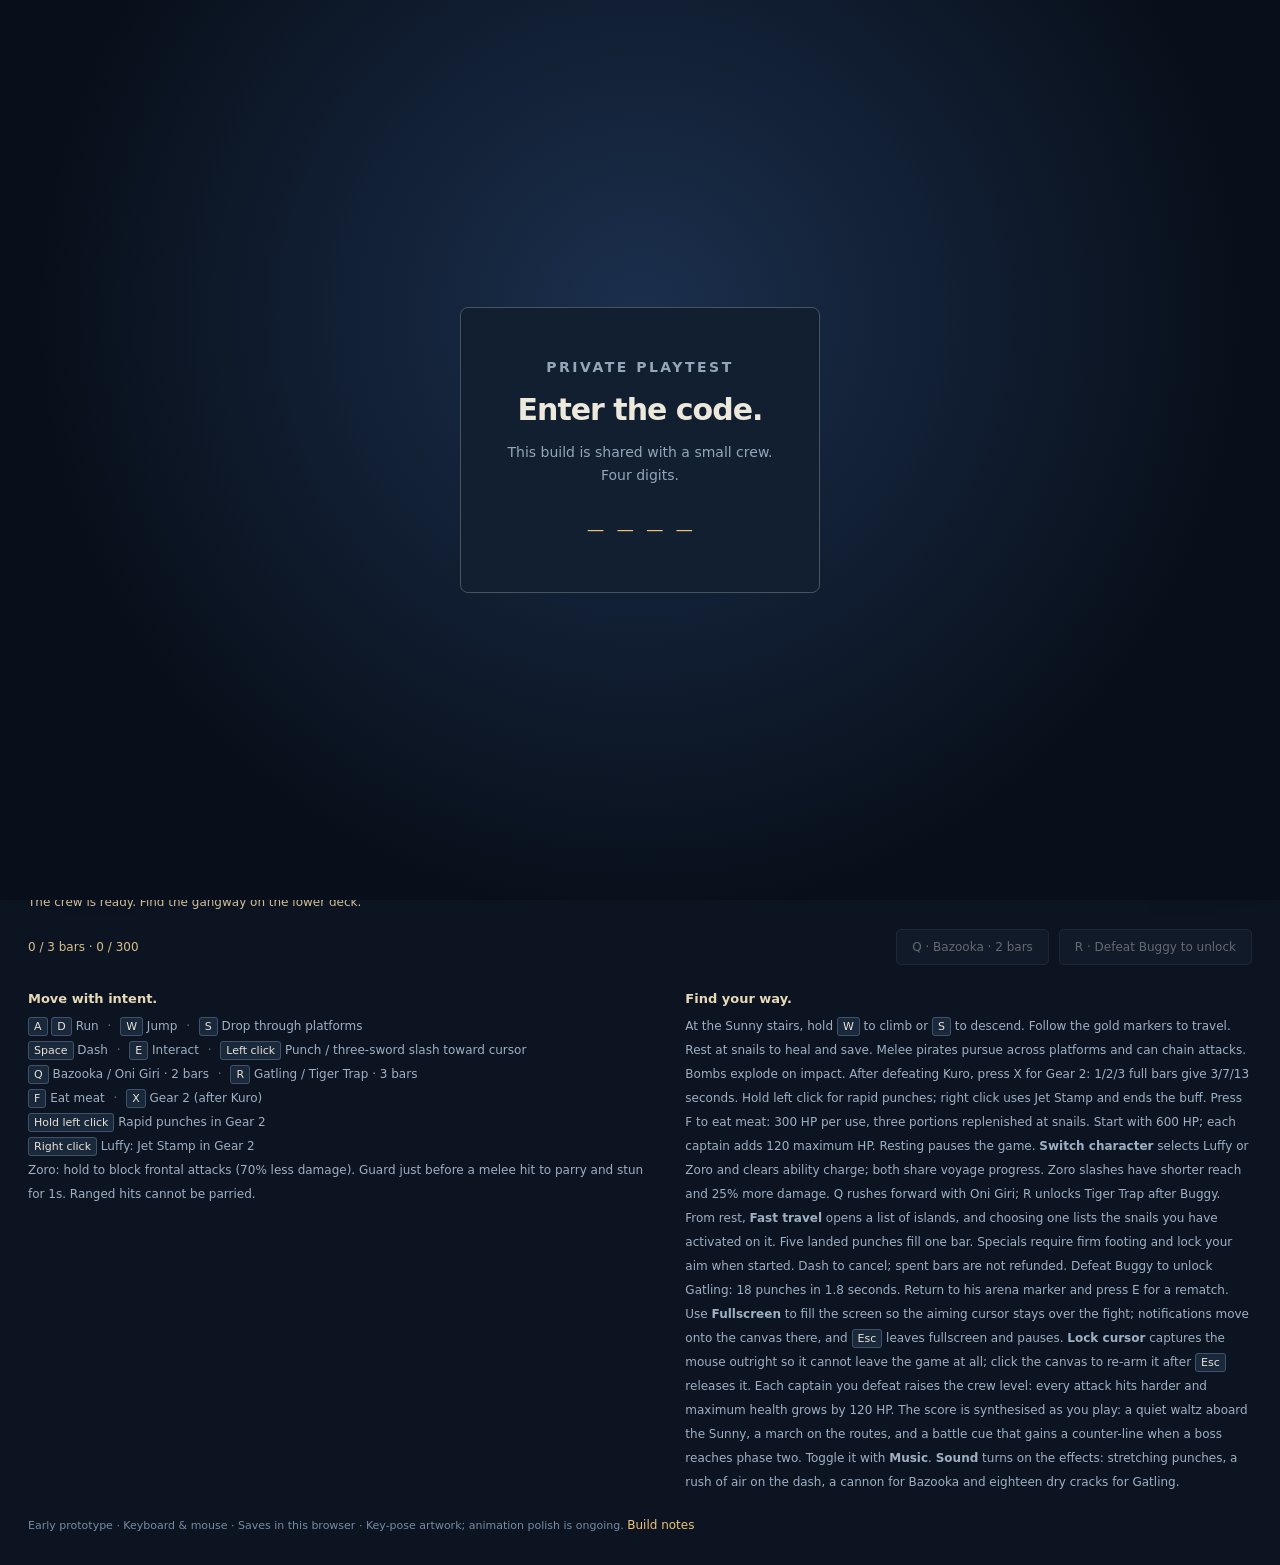
<file: index.html>
<!doctype html>
<html lang="en">
<head><meta charset="utf-8"><title>First Voyage</title>
<meta name="viewport" content="width=device-width,initial-scale=1">
<meta name="robots" content="noindex,nofollow">
<link rel="canonical" href="play/">
<meta http-equiv="refresh" content="0; url=play/">
<style>body{background:#0c1421;color:#ede8dc;font-family:Inter,system-ui,sans-serif;
 display:grid;place-items:center;height:100vh;margin:0}a{color:#edc276}</style>
</head>
<body><p>Setting sail… <a href="play/">continue to First Voyage</a>.</p>
<script>location.replace('play/');</script>
</body></html>
</file>
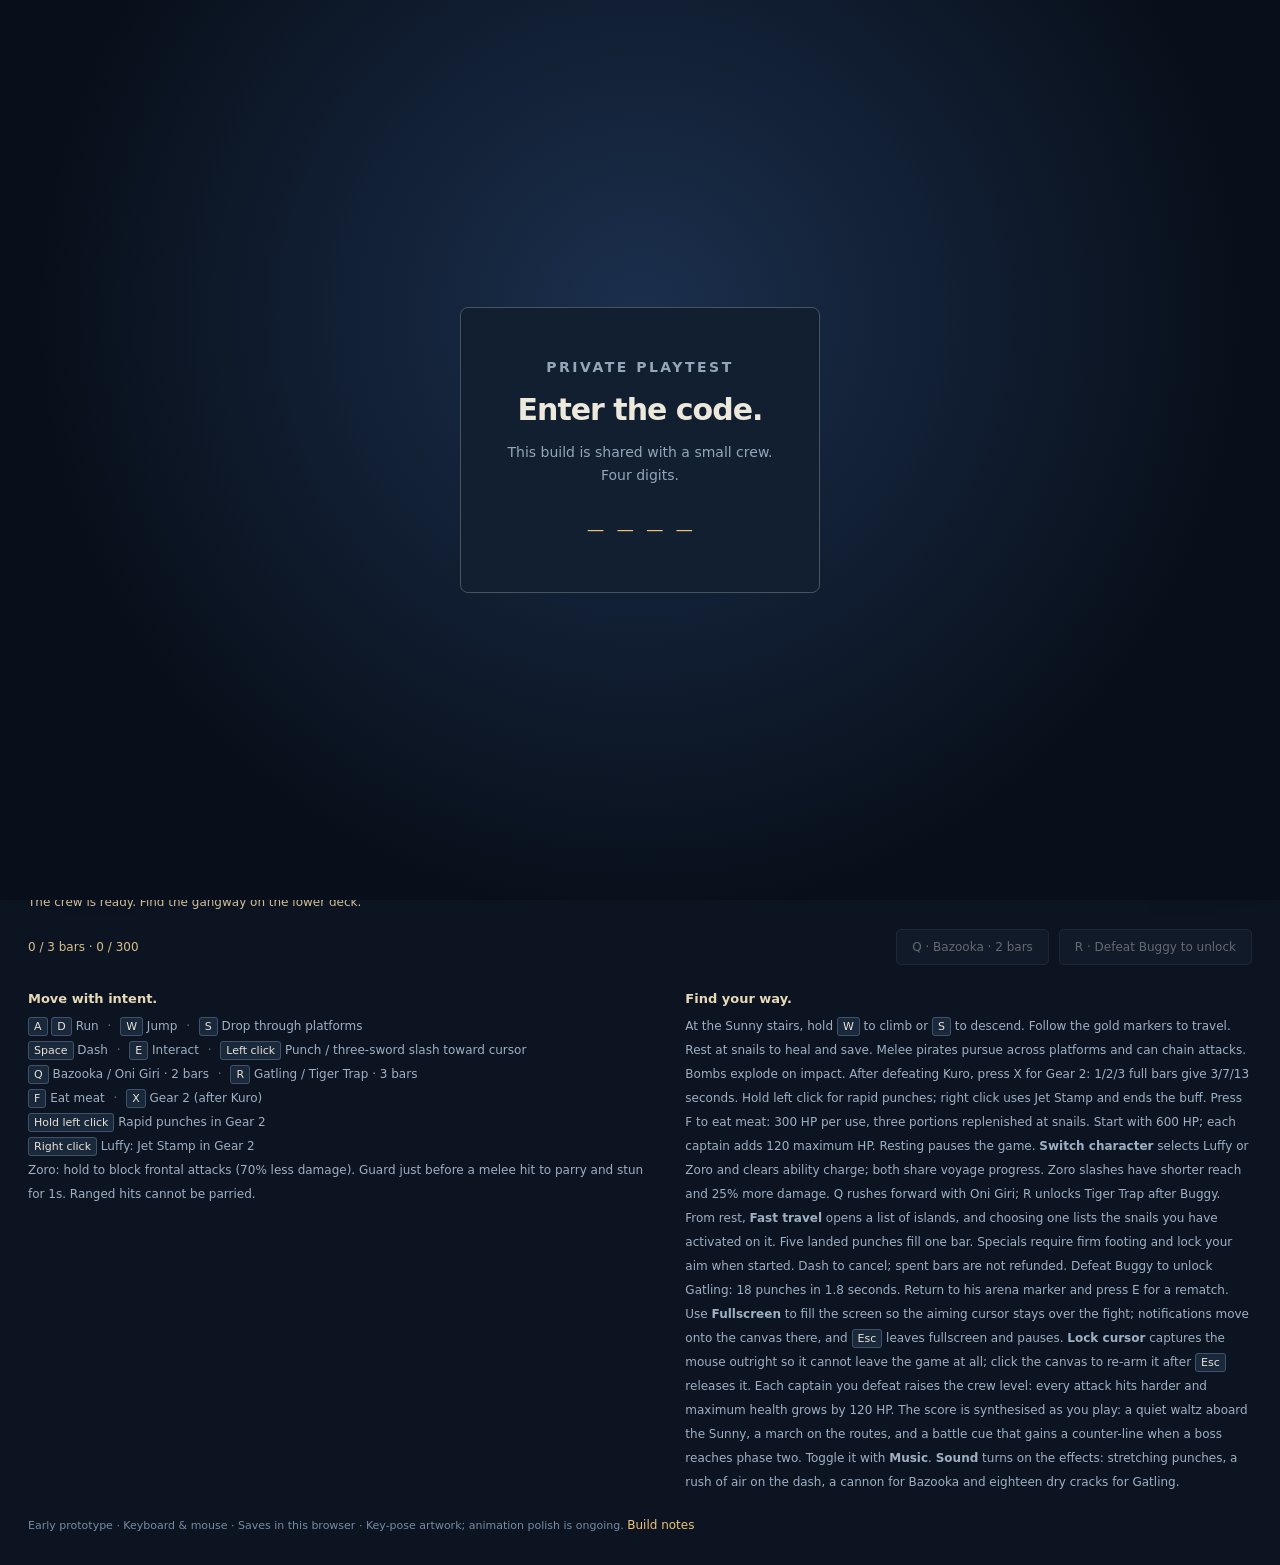
<file: play/index.html>
<!doctype html>
<html lang="en">
<head><meta charset="utf-8"><meta name="robots" content="noindex,nofollow"><meta name="viewport" content="width=device-width,initial-scale=1"><title>First Voyage</title><link rel="stylesheet" href="style.css?v=sea1"></head>
<body>
<div id="gate" class="gate">
 <div class="card">
  <p class="eyebrow">PRIVATE PLAYTEST</p>
  <h2>Enter the code.</h2>
  <p>This build is shared with a small crew. Four digits.</p>
  <label class="sr" for="gate-pin">Four-digit access code</label>
  <div id="gate-dots" aria-hidden="true">____</div>
  <input id="gate-pin" type="text" inputmode="numeric" pattern="[0-9]*" maxlength="4"
         autocomplete="off" autocorrect="off" spellcheck="false" aria-describedby="gate-msg">
  <p id="gate-msg" role="status"></p>
 </div>
</div>
<main>
<header><div><p class="eyebrow">PLAYABLE PROTOTYPE 01</p><h1>First voyage.</h1></div><a href="../preview/?cleanup=2">Art & animation study ↗</a></header>
<div class="game-shell">
<canvas id="game" width="960" height="540" tabindex="0" aria-label="Playable One Piece platformer. A and D move, W jumps or climbs stairs, S drops or descends, Space dashes, E interacts, left mouse attacks toward pointer, Rest at a snail to switch Luffy or Zoro. Q uses Bazooka or Oni Giri for two bars, R uses Gatling or Tiger Trap for three bars after Buggy. F heals 300 HP. Zoro holds right click to guard or time a melee parry. Luffy uses X for Gear 2 after Kuro and right click for Jet Stamp while transformed."></canvas>
<div id="menu" class="overlay"><div class="card"><p class="eyebrow">THOUSAND SUNNY → ORANGE TOWN</p><h2 id="menu-title">A small ship. A big adventure.</h2><p id="menu-copy">Cross broken quays and besieged rooftops. Find the signal stations. Defeat Buggy, then sail to Syrup Village and face Kuro.</p><p id="loading" role="status">Loading crew and scenery…</p><button id="start" disabled>Set sail</button><button id="resume" hidden>Continue voyage</button></div></div>
<div id="rest-menu" class="overlay" hidden role="dialog" aria-modal="true" aria-labelledby="rest-title"><div class="card"><p class="eyebrow" id="rest-eyebrow">SIGNAL STATION</p><h2 id="rest-title">Take a rest.</h2><p id="rest-sub">Health restored · Meat replenished · The game is paused.</p><div id="travel-list" hidden></div><div id="rest-actions"><button id="rest-back" hidden>Back</button><button id="leave-rest">Resume</button><button id="open-travel">Fast travel</button><button id="open-crew">Switch character</button></div></div></div>
<div id="unlock-menu" class="overlay" hidden role="dialog" aria-modal="true" aria-labelledby="unlock-title">
 <div class="card unlock">
  <p class="eyebrow" id="unlock-eyebrow">FIRST CAPTAIN DOWN</p>
  <h2 id="unlock-title">New ability</h2>
  <p class="unlock-key"><kbd id="unlock-key">R</kbd> <span id="unlock-cost"></span></p>
  <ul id="unlock-body"></ul>
  <p class="unlock-level" id="unlock-level"></p>
  <button id="unlock-close">Got it</button>
 </div>
</div>
<div id="pause-menu" class="overlay" hidden><div class="card"><p class="eyebrow">TAKE A BREATHER</p><h2>Voyage paused.</h2><p>Rest at a transponder snail to save your checkpoint.</p><button id="unpause">Resume</button><button id="fullscreen-menu" aria-pressed="false">Fullscreen</button><button id="lock-menu" aria-pressed="false">Lock cursor</button><button id="respawn">Return to checkpoint</button></div></div>
</div>
<div class="underbar"><span id="status" role="status">Ready at the Sunny</span><div><button id="lock" aria-pressed="false">Lock cursor</button><button id="fullscreen" aria-pressed="false">Fullscreen</button><button id="pause-button" disabled>Pause · Esc</button><button id="music" aria-pressed="true">Music on</button><button id="sound" aria-pressed="true">Sound on</button></div></div>
<p id="game-info" class="game-info" role="status">Explore the Sunny, then travel from the lower deck.</p>
<div class="special-controls"><span id="charge" role="progressbar" aria-label="Special move meter" aria-valuemin="0" aria-valuemax="300" aria-valuenow="0">0 / 3 bars · 0 / 300</span><button id="bazooka" disabled>Q · Bazooka · 2 bars</button><button id="gatling" disabled>R · Gatling · 3 bars</button></div>
<div class="guide"><div><h3>Move with intent.</h3><p><kbd>A</kbd> <kbd>D</kbd> Run <span>·</span> <kbd>W</kbd> Jump <span>·</span> <kbd>S</kbd> Drop through platforms<br><kbd>Space</kbd> Dash <span>·</span> <kbd>E</kbd> Interact <span>·</span> <kbd>Left click</kbd> Punch / three-sword slash toward cursor<br><kbd>Q</kbd> Bazooka / Oni Giri · 2 bars <span>·</span> <kbd>R</kbd> Gatling / Tiger Trap · 3 bars<br><kbd>F</kbd> Eat meat <span>·</span> <kbd>X</kbd> Gear 2 (after Kuro)<br><kbd>Hold left click</kbd> Rapid punches in Gear 2<br><kbd>Right click</kbd> Luffy: Jet Stamp in Gear 2<br>Zoro: hold to block frontal attacks (70% less damage). Guard just before a melee hit to parry and stun for 1s. Ranged hits cannot be parried.</p></div><div><h3>Find your way.</h3><p>At the Sunny stairs, hold <kbd>W</kbd> to climb or <kbd>S</kbd> to descend. Follow the gold markers to travel. Rest at snails to heal and save. Melee pirates pursue across platforms and can chain attacks. Bombs explode on impact. After defeating Kuro, press X for Gear 2: 1/2/3 full bars give 3/7/13 seconds. Hold left click for rapid punches; right click uses Jet Stamp and ends the buff. Press F to eat meat: 300 HP per use, three portions replenished at snails. Start with 600 HP; each captain adds 120 maximum HP. Resting pauses the game. <b>Switch character</b> selects Luffy or Zoro and clears ability charge; both share voyage progress. Zoro slashes have shorter reach and 25% more damage. Q rushes forward with Oni Giri; R unlocks Tiger Trap after Buggy. From rest, <b>Fast travel</b> opens a list of islands, and choosing one lists the snails you have activated on it. Five landed punches fill one bar. Specials require firm footing and lock your aim when started. Dash to cancel; spent bars are not refunded. Defeat Buggy to unlock Gatling: 18 punches in 1.8 seconds. Return to his arena marker and press E for a rematch. Use <b>Fullscreen</b> to fill the screen so the aiming cursor stays over the fight; notifications move onto the canvas there, and <kbd>Esc</kbd> leaves fullscreen and pauses. <b>Lock cursor</b> captures the mouse outright so it cannot leave the game at all; click the canvas to re-arm it after <kbd>Esc</kbd> releases it. Each captain you defeat raises the crew level: every attack hits harder and maximum health grows by 120 HP. The score is synthesised as you play: a quiet waltz aboard the Sunny, a march on the routes, and a battle cue that gains a counter-line when a boss reaches phase two. Toggle it with <b>Music</b>. <b>Sound</b> turns on the effects: stretching punches, a rush of air on the dash, a cannon for Bazooka and eighteen dry cracks for Gatling.</p></div></div>
<p class="footnote">Early prototype · Keyboard & mouse · Saves in this browser · Key-pose artwork; animation polish is ongoing. <a href="../docs/PLAYABLE_PROTOTYPE.md">Build notes</a></p>
</main><script src="gate.js?v=sea1"></script><script src="../preview/pack.js?v=sea1"></script><script src="chapter-two.js?v=sea1"></script><script src="core.js?v=sea1"></script><script src="special-art.js?v=sea1"></script><script src="motion.js?v=sea1"></script><script src="music.js?v=sea1"></script><script src="sfx.js?v=sea1"></script><script src="zoro-art.js?v=zoro-stride3"></script><script src="game.js?v=zoro-stride3"></script>
</body></html>
</file>
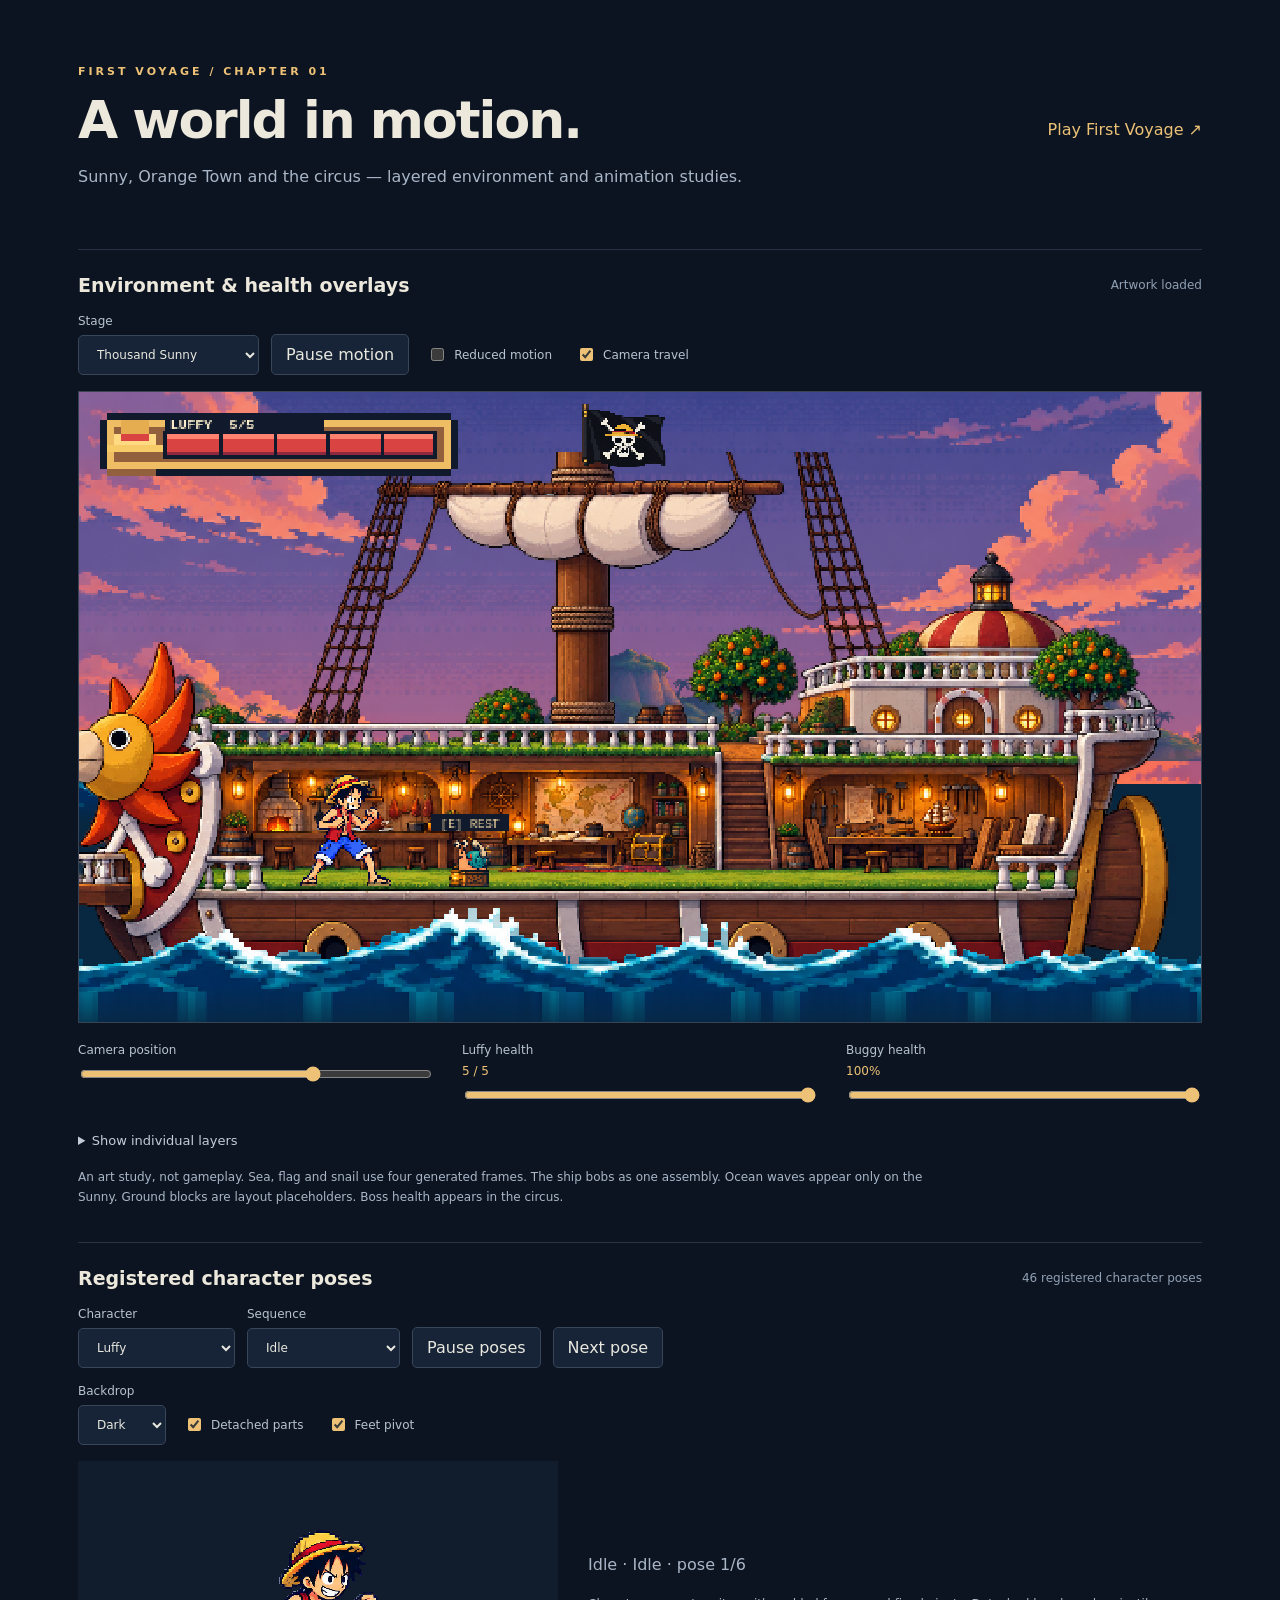
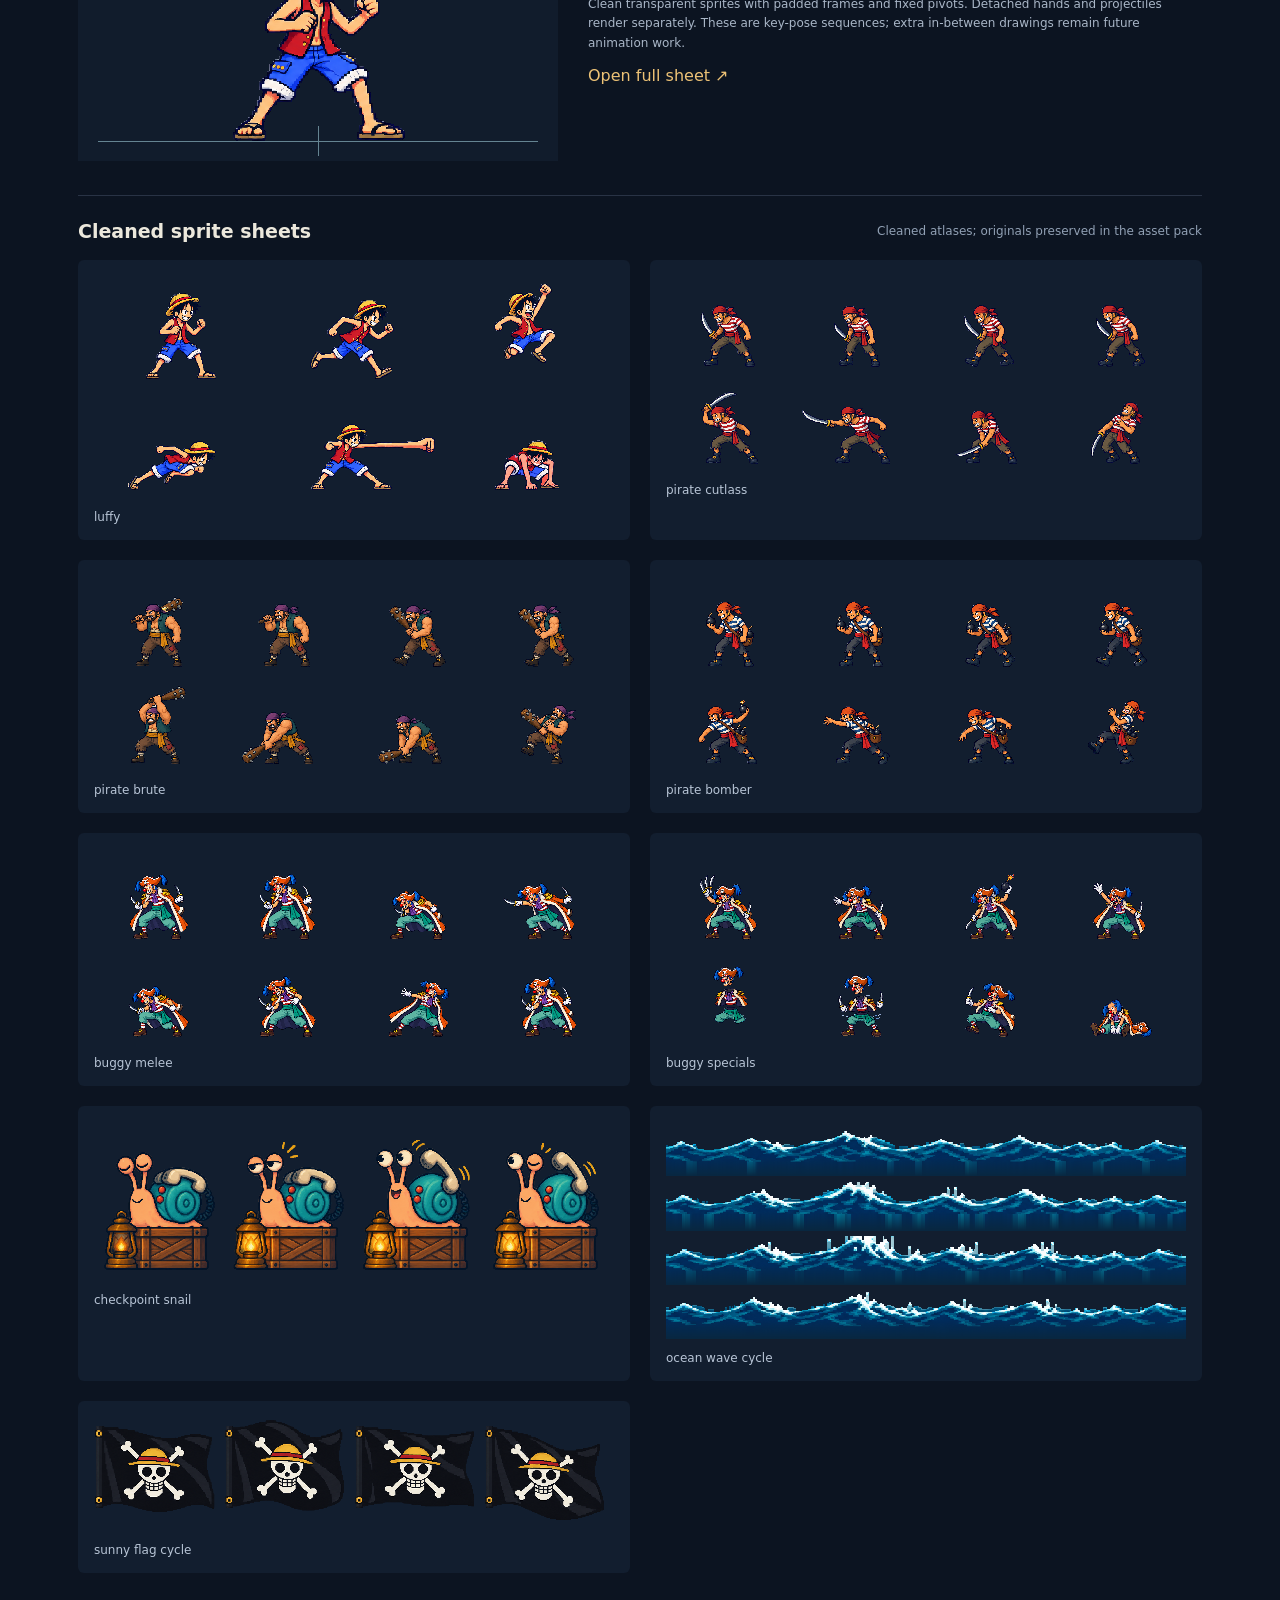
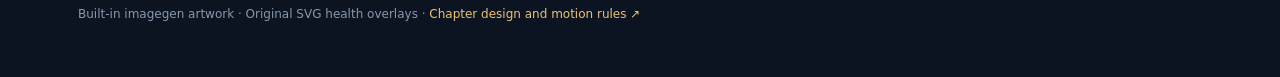
<file: preview/index.html>
<!doctype html>
<html lang="en"><head><meta charset="utf-8"><meta name="robots" content="noindex,nofollow"><meta name="viewport" content="width=device-width,initial-scale=1"><title>Orange Town • Motion studies</title><link rel="stylesheet" href="style.css?v=gate1"></head>
<body><main>
<header><div><p class="eyebrow">FIRST VOYAGE / CHAPTER 01</p><h1>A world in motion.</h1><p>Sunny, Orange Town and the circus — layered environment and animation studies.</p></div><a href="../play/">Play First Voyage ↗</a></header>
<section aria-labelledby="scene-title"><div class="section-head"><h2 id="scene-title">Environment & health overlays</h2><span id="load-state" role="status">Loading artwork…</span></div>
<div class="toolbar"><label>Stage <select id="stage"><option value="sunny">Thousand Sunny</option><option value="dock">Orange Town · dock</option><option value="streets">Orange Town · streets</option><option value="circus">Buggy · circus</option></select></label><button id="pause" type="button" aria-pressed="false">Pause motion</button><label class="check"><input id="reduce" type="checkbox"> Reduced motion</label><label class="check"><input id="auto" type="checkbox" checked> Camera travel</label></div>
<canvas id="scene" width="640" height="360" role="img" aria-label="Layered stage preview with moving sea, ship and flag, and live player and boss health overlays"></canvas>
<div class="controls"><label>Camera position <input id="camera" type="range" min="0" max="100" value="50"></label><label>Luffy health <output id="player-value">5 / 5</output><input id="player-hp" type="range" min="0" max="5" value="5"></label><label>Buggy health <output id="boss-value">100%</output><input id="boss-hp" type="range" min="0" max="100" value="100"></label></div>
<details><summary>Show individual layers</summary><div id="layer-controls" class="layer-controls"></div></details>
<p class="note">An art study, not gameplay. Sea, flag and snail use four generated frames. The ship bobs as one assembly. Ocean waves appear only on the Sunny. Ground blocks are layout placeholders. Boss health appears in the circus.</p></section>
<section aria-labelledby="pose-title"><div class="section-head"><h2 id="pose-title">Registered character poses</h2><span>46 registered character poses</span></div>
<div class="toolbar"><label>Character <select id="actor"><option value="luffy">Luffy</option><option value="pirate-cutlass">Cutlass deckhand</option><option value="pirate-brute">Deck bruiser</option><option value="pirate-bomber">Powder runner</option><option value="buggy-melee">Buggy · melee</option><option value="buggy-specials">Buggy · specials</option></select></label><label>Sequence <select id="clip"></select></label><button id="pose-pause" type="button" aria-pressed="false">Pause poses</button><button id="step" type="button">Next pose</button></div>
<div class="toolbar"><label>Backdrop <select id="pose-background"><option value="#111c2c">Dark</option><option value="#d6d9cf">Light</option><option value="#763969">Purple</option></select></label><label class="check"><input id="show-parts" type="checkbox" checked> Detached parts</label><label class="check"><input id="show-pivot" type="checkbox" checked> Feet pivot</label></div>
<div class="pose-layout"><canvas id="pose" width="480" height="300" role="img" aria-label="Selected character keyframe animation reference"></canvas><div><p id="pose-caption" role="status"></p><p class="note">Clean transparent sprites with padded frames and fixed pivots. Detached hands and projectiles render separately. These are key-pose sequences; extra in-between drawings remain future animation work.</p><a id="sheet-link" href="../assets/chapter-01/characters/pirate-cutlass.png">Open full sheet ↗</a></div></div>
</section>
<section><div class="section-head"><h2>Cleaned sprite sheets</h2><span>Cleaned atlases; originals preserved in the asset pack</span></div><div id="gallery" class="gallery"></div></section>
<footer>Built-in imagegen artwork · Original SVG health overlays · <a href="../docs/CHAPTER_01.md">Chapter design and motion rules ↗</a></footer>
</main><script src="pack.js?v=cleanup2"></script><script src="scene-geometry.js?v=cleanup2"></script><script src="preview.js?v=cleanup2"></script></body></html>
</file>
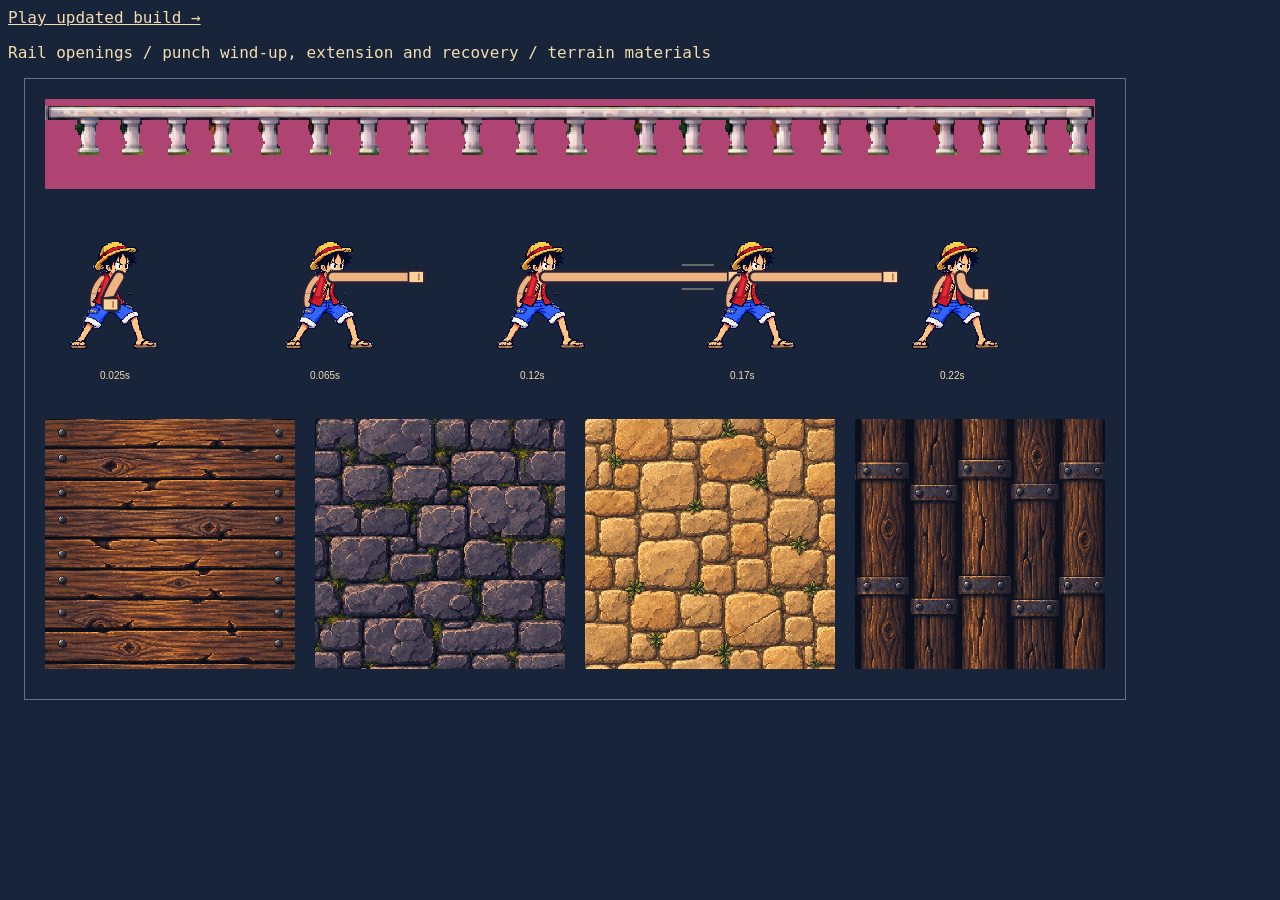
<file: play/art-review.html>
<!doctype html><meta charset="utf-8"><title>Terrain and punch review</title><style>body{background:#17243a;color:#f3dcae;font:16px monospace}canvas{display:block;image-rendering:pixelated;border:1px solid #657086;margin:16px}a{color:#f3dcae}</style><a href="./?build=terrain3">Play updated build →</a><p>Rail openings / punch wind-up, extension and recovery / terrain materials</p><canvas id="review" width="1100" height="620"></canvas><script src="special-art.js?v=hud3"></script><script>
const c=document.querySelector('canvas'),ctx=c.getContext('2d');ctx.imageSmoothingEnabled=false;
Promise.all(['../assets/chapter-01/cleaned/luffy.png','../assets/chapter-01/layers/sunny-rails-foreground.png','../assets/chapter-01/terrain/pirate-terrain-atlas.png'].map(src=>new Promise(r=>{const i=new Image;i.onload=()=>r(i);i.src=src}))).then(([l,rails,terrain])=>{
ctx.fillStyle='#af4472';ctx.fillRect(20,20,1050,90);ctx.drawImage(rails,232,402,760,46,20,20,1050,64);
[.025,.065,.12,.17,.22].forEach((t,i)=>{SpecialArt.punch(ctx,l,{dx:1,dy:0,t},90+i*210,270,.24);ctx.fillStyle='#f3dcae';ctx.fillText(t+'s',75+i*210,300)});
for(let i=0;i<4;i++)ctx.drawImage(terrain,(i%2)*terrain.width/2,Math.floor(i/2)*terrain.height/2,terrain.width/2,terrain.height/2,20+i*270,340,250,250);
});</script>
</file>
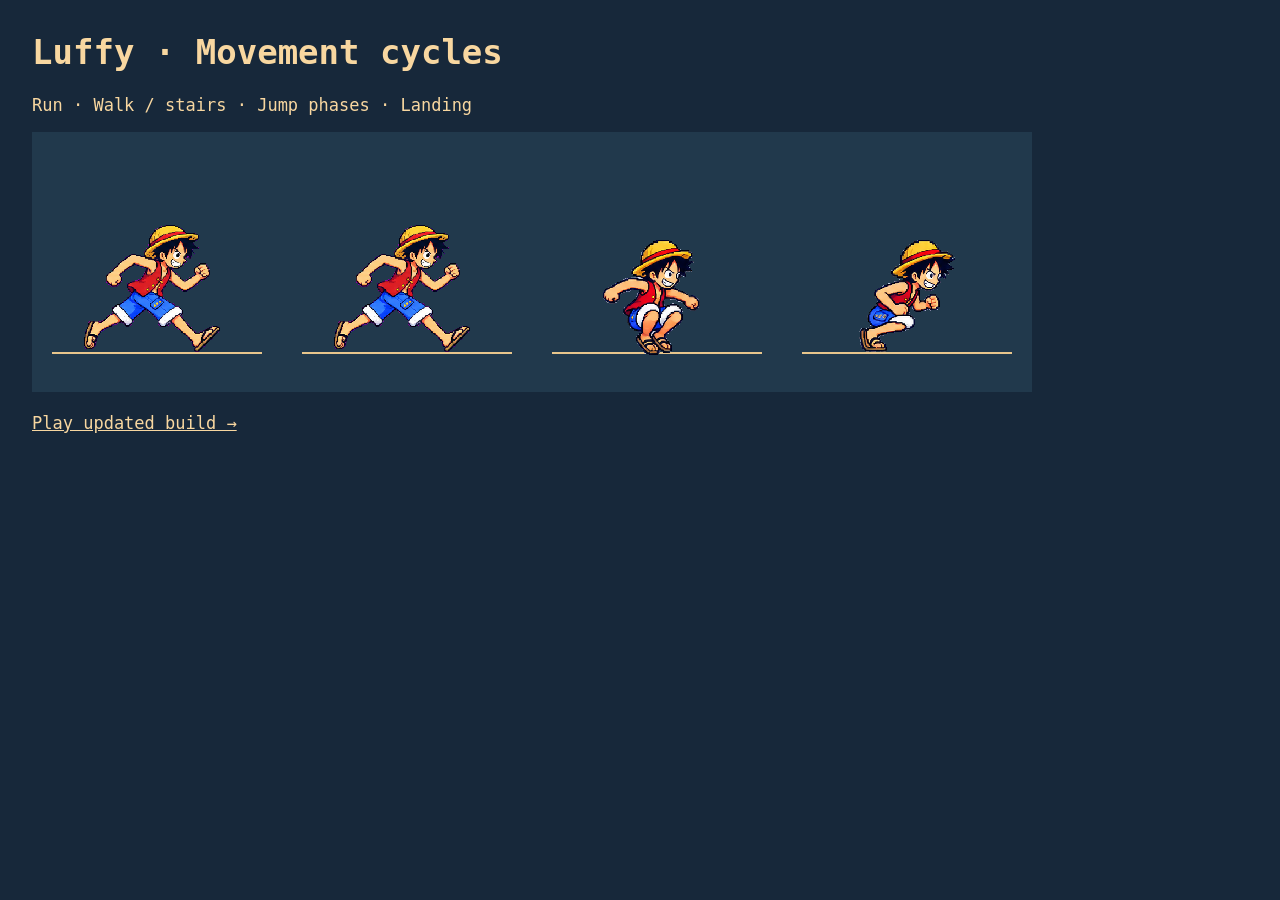
<file: play/motion-review.html>
<!doctype html><meta charset="utf-8"><title>Luffy movement review</title><style>body{background:#17283a;color:#f8d7a0;font:17px monospace;margin:32px}canvas{image-rendering:pixelated;max-width:100%;background:#21394c}a{color:#f8d7a0}</style><h1>Luffy · Movement cycles</h1><p>Run · Walk / stairs · Jump phases · Landing</p><canvas width="1000" height="260"></canvas><p><a href="./?build=fullbody4">Play updated build →</a></p><script src="motion.js?v=fullbody4"></script><script>
const ctx=document.querySelector('canvas').getContext('2d'),im=new Image;im.src='../assets/chapter-01/motion/luffy-motion.png';const stride=new Image;stride.src='../assets/chapter-01/motion/luffy-stride.png';const p={vx:220,grounded:true,vy:0};let last=0;
function draw(t){const dt=Math.min(.05,(t-last)/1000||0);last=t;LuffyMotion.update(p,dt);ctx.clearRect(0,0,1000,260);ctx.imageSmoothingEnabled=false;const poses=[LuffyMotion.pose(p),8+Math.floor(t/180)%4,12+Math.floor(t/250)%4,1];poses.forEach((n,i)=>{ctx.fillStyle='#e8c68c';ctx.fillRect(i*250+20,220,210,2);if(i<2){ctx.save();ctx.translate(i*250+125,220);ctx.scale(2,2);LuffyMotion.drawStride(ctx,stride,{...p,vx:i===0?220:80,facing:1},0,0);ctx.restore();return;}ctx.drawImage(im,n%4*384,Math.floor(n/4)*384,384,384,i*250+125-192*.55,220-340*.55,384*.55,384*.55)});requestAnimationFrame(draw)}im.onload=()=>requestAnimationFrame(draw);
</script>
</file>
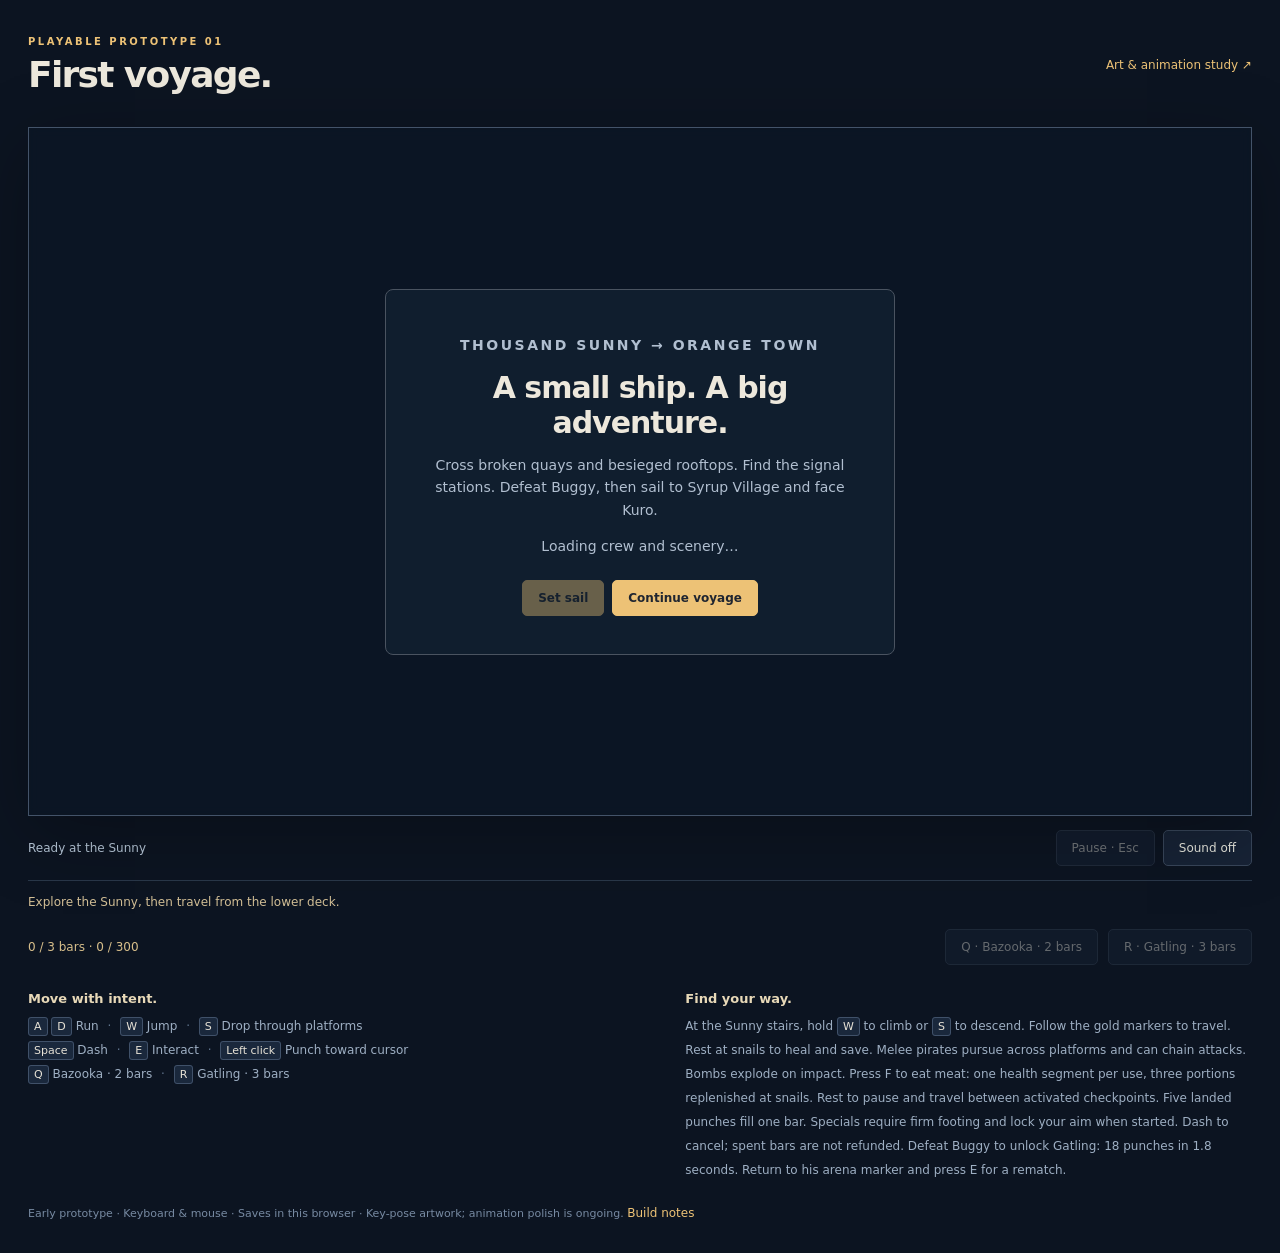
<file: play/qa-chapter.html>
<!doctype html>
<html lang="en">
<head><meta charset="utf-8"><meta name="robots" content="noindex,nofollow"><meta name="viewport" content="width=device-width,initial-scale=1"><title>First Voyage · chapter QA</title><link rel="stylesheet" href="style.css?v=gate1"></head>
<body>
<main>
<header><div><p class="eyebrow">PLAYABLE PROTOTYPE 01</p><h1>First voyage.</h1></div><a href="../preview/?cleanup=2">Art & animation study ↗</a></header>
<div class="game-shell">
<canvas id="game" width="960" height="540" tabindex="0" aria-label="Playable One Piece platformer. A and D move, W jumps or climbs stairs, S drops or descends, Space dashes, E interacts, left mouse attacks toward pointer, Q uses Bazooka for two bars, R uses Gatling for three bars."></canvas>
<div id="menu" class="overlay"><div class="card"><p class="eyebrow">THOUSAND SUNNY → ORANGE TOWN</p><h2 id="menu-title">A small ship. A big adventure.</h2><p id="menu-copy">Cross broken quays and besieged rooftops. Find the signal stations. Defeat Buggy, then sail to Syrup Village and face Kuro.</p><p id="loading" role="status">Loading crew and scenery…</p><button id="start" disabled>Set sail</button><button id="resume" hidden>Continue voyage</button></div></div>
<div id="rest-menu" class="overlay" hidden role="dialog" aria-modal="true" aria-labelledby="rest-title"><div class="card"><p class="eyebrow">SIGNAL STATION</p><h2 id="rest-title">Take a rest.</h2><p>Health restored · Meat replenished<br>Travel to an activated snail. The game is paused.</p><div id="travel-list"></div><button id="leave-rest">Leave & resume</button></div></div>
<div id="pause-menu" class="overlay" hidden><div class="card"><p class="eyebrow">TAKE A BREATHER</p><h2>Voyage paused.</h2><p>Rest at a transponder snail to save your checkpoint.</p><button id="unpause">Resume</button><button id="respawn">Return to checkpoint</button></div></div>
</div>
<div class="underbar"><span id="status" role="status">Ready at the Sunny</span><div><button id="pause-button" disabled>Pause · Esc</button><button id="sound" aria-pressed="false">Sound off</button></div></div>
<p id="game-info" class="game-info" role="status">Explore the Sunny, then travel from the lower deck.</p>
<div class="special-controls"><span id="charge" role="progressbar" aria-label="Special move meter" aria-valuemin="0" aria-valuemax="300" aria-valuenow="0">0 / 3 bars · 0 / 300</span><button id="bazooka" disabled>Q · Bazooka · 2 bars</button><button id="gatling" disabled>R · Gatling · 3 bars</button></div>
<div class="guide"><div><h3>Move with intent.</h3><p><kbd>A</kbd> <kbd>D</kbd> Run <span>·</span> <kbd>W</kbd> Jump <span>·</span> <kbd>S</kbd> Drop through platforms<br><kbd>Space</kbd> Dash <span>·</span> <kbd>E</kbd> Interact <span>·</span> <kbd>Left click</kbd> Punch toward cursor<br><kbd>Q</kbd> Bazooka · 2 bars <span>·</span> <kbd>R</kbd> Gatling · 3 bars</p></div><div><h3>Find your way.</h3><p>At the Sunny stairs, hold <kbd>W</kbd> to climb or <kbd>S</kbd> to descend. Follow the gold markers to travel. Rest at snails to heal and save. Melee pirates pursue across platforms and can chain attacks. Bombs explode on impact. Press F to eat meat: one health segment per use, three portions replenished at snails. Rest to pause and travel between activated checkpoints. Five landed punches fill one bar. Specials require firm footing and lock your aim when started. Dash to cancel; spent bars are not refunded. Defeat Buggy to unlock Gatling: 18 punches in 1.8 seconds. Return to his arena marker and press E for a rematch.</p></div></div>
<p class="footnote">Early prototype · Keyboard & mouse · Saves in this browser · Key-pose artwork; animation polish is ongoing. <a href="../docs/PLAYABLE_PROTOTYPE.md">Build notes</a></p>
</main><script src="../preview/pack.js?v=play1"></script><script src="chapter-two.js?v=syrup1"></script><script src="core.js?v=syrup1"></script><script src="special-art.js?v=syrup1"></script><script src="motion.js?v=syrup1"></script><script src="game.js?v=syrup1"></script>
<script>saved={version:1,checkpoint:{stage:'syrup',id:'syrup-a'},buggyDefeated:true,berries:0};document.getElementById('resume').hidden=false;document.getElementById('resume').onclick=()=>{begin(false);game.requestSave=()=>{};game.loadStage('mansion');game.player.x=310;game.player.invuln=999;camera=targetCamera();};</script></body></html>
</file>
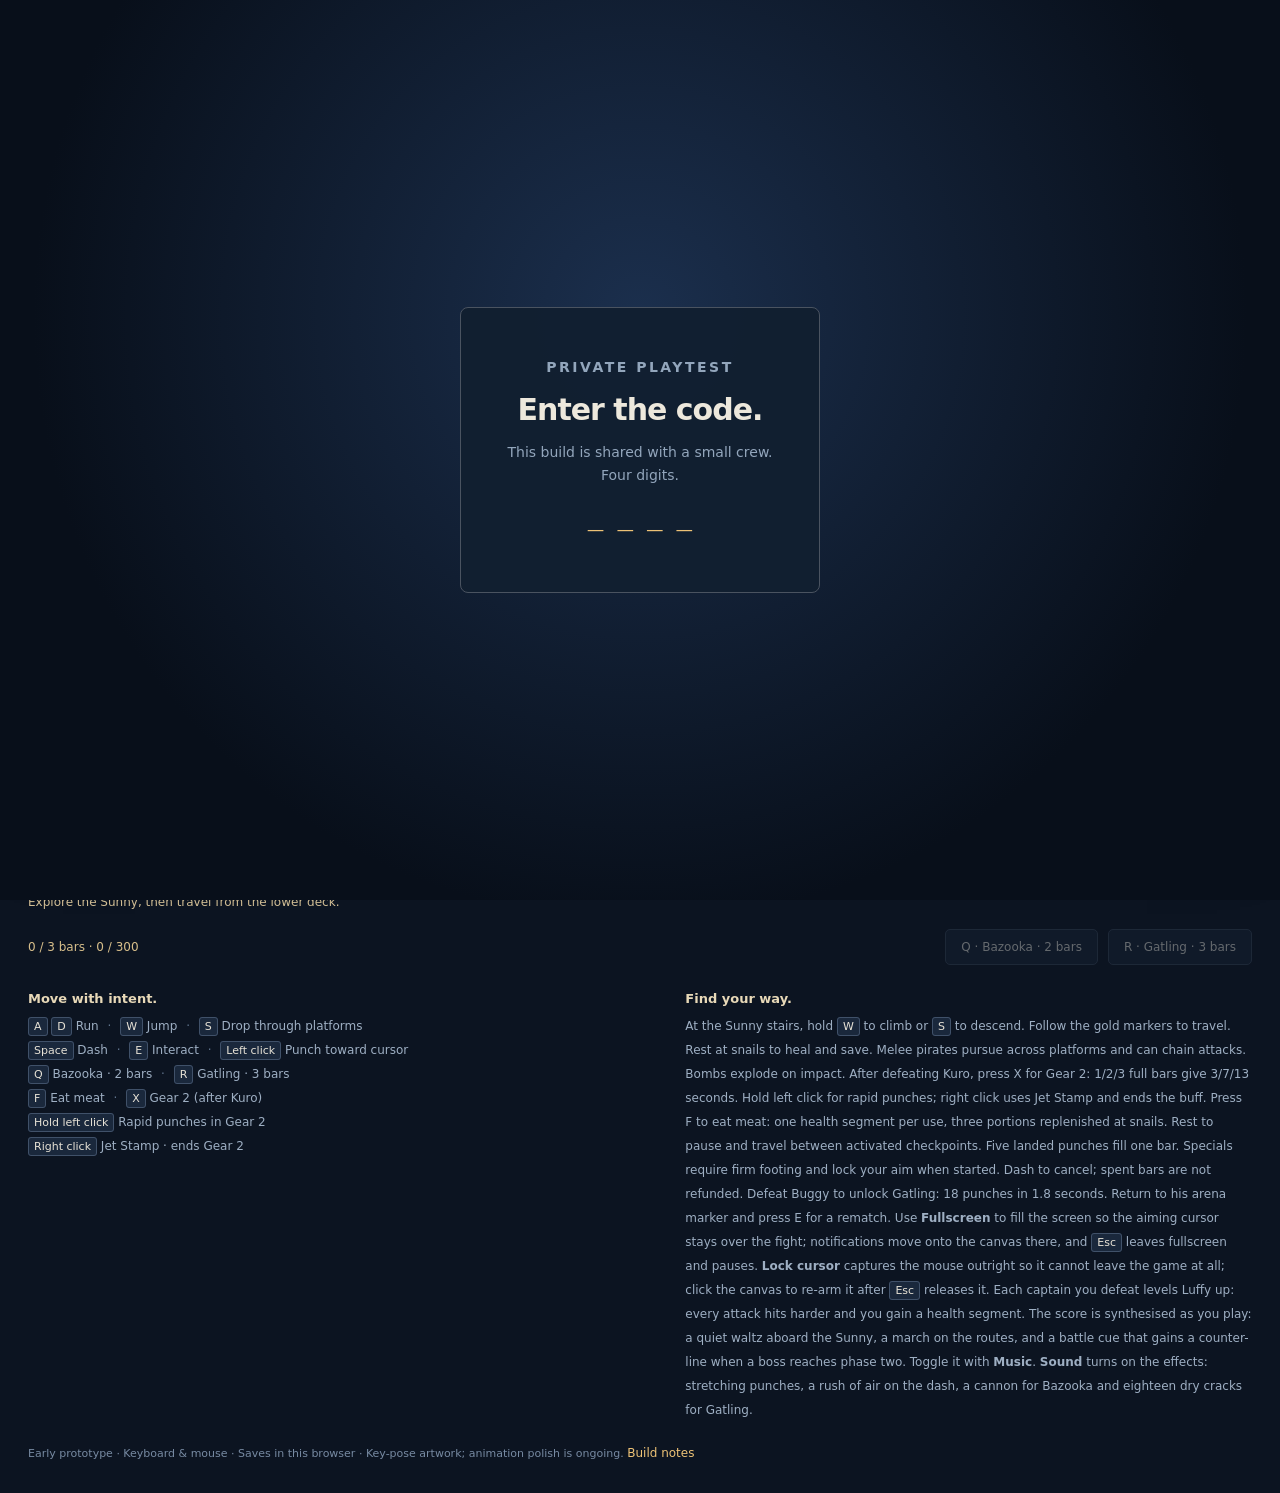
<file: play/qa-gear.html>
<!doctype html>
<html lang="en">
<head><meta charset="utf-8"><meta name="robots" content="noindex,nofollow"><meta name="viewport" content="width=device-width,initial-scale=1"><title>First Voyage</title><link rel="stylesheet" href="style.css?v=kuro7"></head>
<body>
<div id="gate" class="gate">
 <div class="card">
  <p class="eyebrow">PRIVATE PLAYTEST</p>
  <h2>Enter the code.</h2>
  <p>This build is shared with a small crew. Four digits.</p>
  <label class="sr" for="gate-pin">Four-digit access code</label>
  <div id="gate-dots" aria-hidden="true">____</div>
  <input id="gate-pin" type="text" inputmode="numeric" pattern="[0-9]*" maxlength="4"
         autocomplete="off" autocorrect="off" spellcheck="false" aria-describedby="gate-msg">
  <p id="gate-msg" role="status"></p>
 </div>
</div>
<main>
<header><div><p class="eyebrow">PLAYABLE PROTOTYPE 01</p><h1>First voyage.</h1></div><a href="../preview/?cleanup=2">Art & animation study ↗</a></header>
<div class="game-shell">
<canvas id="game" width="960" height="540" tabindex="0" aria-label="Playable One Piece platformer. A and D move, W jumps or climbs stairs, S drops or descends, Space dashes, E interacts, left mouse attacks toward pointer, Q uses Bazooka for two bars, R uses Gatling for three bars, F heals, X activates Gear 2 after Kuro, right click uses Jet Stamp while transformed."></canvas>
<div id="menu" class="overlay"><div class="card"><p class="eyebrow">THOUSAND SUNNY → ORANGE TOWN</p><h2 id="menu-title">A small ship. A big adventure.</h2><p id="menu-copy">Cross broken quays and besieged rooftops. Find the signal stations. Defeat Buggy, then sail to Syrup Village and face Kuro.</p><p id="loading" role="status">Loading crew and scenery…</p><button id="start" disabled>Set sail</button><button id="resume" hidden>Continue voyage</button></div></div>
<div id="rest-menu" class="overlay" hidden role="dialog" aria-modal="true" aria-labelledby="rest-title"><div class="card"><p class="eyebrow">SIGNAL STATION</p><h2 id="rest-title">Take a rest.</h2><p>Health restored · Meat replenished<br>Travel to an activated snail. The game is paused.</p><div id="travel-list"></div><button id="leave-rest">Leave & resume</button></div></div>
<div id="pause-menu" class="overlay" hidden><div class="card"><p class="eyebrow">TAKE A BREATHER</p><h2>Voyage paused.</h2><p>Rest at a transponder snail to save your checkpoint.</p><button id="unpause">Resume</button><button id="fullscreen-menu" aria-pressed="false">Fullscreen</button><button id="lock-menu" aria-pressed="false">Lock cursor</button><button id="respawn">Return to checkpoint</button></div></div>
</div>
<div class="underbar"><span id="status" role="status">Ready at the Sunny</span><div><button id="lock" aria-pressed="false">Lock cursor</button><button id="fullscreen" aria-pressed="false">Fullscreen</button><button id="pause-button" disabled>Pause · Esc</button><button id="music" aria-pressed="true">Music on</button><button id="sound" aria-pressed="true">Sound on</button></div></div>
<p id="game-info" class="game-info" role="status">Explore the Sunny, then travel from the lower deck.</p>
<div class="special-controls"><span id="charge" role="progressbar" aria-label="Special move meter" aria-valuemin="0" aria-valuemax="300" aria-valuenow="0">0 / 3 bars · 0 / 300</span><button id="bazooka" disabled>Q · Bazooka · 2 bars</button><button id="gatling" disabled>R · Gatling · 3 bars</button></div>
<div class="guide"><div><h3>Move with intent.</h3><p><kbd>A</kbd> <kbd>D</kbd> Run <span>·</span> <kbd>W</kbd> Jump <span>·</span> <kbd>S</kbd> Drop through platforms<br><kbd>Space</kbd> Dash <span>·</span> <kbd>E</kbd> Interact <span>·</span> <kbd>Left click</kbd> Punch toward cursor<br><kbd>Q</kbd> Bazooka · 2 bars <span>·</span> <kbd>R</kbd> Gatling · 3 bars<br><kbd>F</kbd> Eat meat <span>·</span> <kbd>X</kbd> Gear 2 (after Kuro)<br><kbd>Hold left click</kbd> Rapid punches in Gear 2<br><kbd>Right click</kbd> Jet Stamp · ends Gear 2</p></div><div><h3>Find your way.</h3><p>At the Sunny stairs, hold <kbd>W</kbd> to climb or <kbd>S</kbd> to descend. Follow the gold markers to travel. Rest at snails to heal and save. Melee pirates pursue across platforms and can chain attacks. Bombs explode on impact. After defeating Kuro, press X for Gear 2: 1/2/3 full bars give 3/7/13 seconds. Hold left click for rapid punches; right click uses Jet Stamp and ends the buff. Press F to eat meat: one health segment per use, three portions replenished at snails. Rest to pause and travel between activated checkpoints. Five landed punches fill one bar. Specials require firm footing and lock your aim when started. Dash to cancel; spent bars are not refunded. Defeat Buggy to unlock Gatling: 18 punches in 1.8 seconds. Return to his arena marker and press E for a rematch. Use <b>Fullscreen</b> to fill the screen so the aiming cursor stays over the fight; notifications move onto the canvas there, and <kbd>Esc</kbd> leaves fullscreen and pauses. <b>Lock cursor</b> captures the mouse outright so it cannot leave the game at all; click the canvas to re-arm it after <kbd>Esc</kbd> releases it. Each captain you defeat levels Luffy up: every attack hits harder and you gain a health segment. The score is synthesised as you play: a quiet waltz aboard the Sunny, a march on the routes, and a battle cue that gains a counter-line when a boss reaches phase two. Toggle it with <b>Music</b>. <b>Sound</b> turns on the effects: stretching punches, a rush of air on the dash, a cannon for Bazooka and eighteen dry cracks for Gatling.</p></div></div>
<p class="footnote">Early prototype · Keyboard & mouse · Saves in this browser · Key-pose artwork; animation polish is ongoing. <a href="../docs/PLAYABLE_PROTOTYPE.md">Build notes</a></p>
</main><script src="gate.js?v=kuro7"></script><script src="../preview/pack.js?v=kuro7"></script><script src="chapter-two.js?v=kuro7"></script><script src="core.js?v=kuro7"></script><script src="special-art.js?v=kuro7"></script><script src="motion.js?v=kuro7"></script><script src="music.js?v=kuro7"></script><script src="sfx.js?v=kuro7"></script><script src="game.js?v=kuro7"></script>
<script>
Game.prototype.requestSave=function(){};
const qaTimer=setInterval(()=>{if(!loaded)return;clearInterval(qaTimer);music=false;sound=false;begin(false);game.kuroDefeated=true;game.loadStage('mansion');game.boss=null;game.enemies=[];game.player.x=560;game.player.invuln=0;game.meter=300;camera=targetCamera();
const panel=document.createElement('div');panel.style='position:fixed;top:0;right:0;z-index:9999;background:#fff;color:#000';document.body.append(panel);
function qaButton(label,fn){const b=document.createElement('button');b.textContent=label;b.onclick=fn;panel.append(b);}
qaButton('Gear test',()=>{game.meter=300;game.startGear()});
qaButton('Kuro test',()=>{game.loadStage('mansion');game.spawnBoss();game.player.x=500;game.player.invuln=0;game.meter=300;camera=targetCamera()});
qaButton('Phase 2',()=>{paused=false;game.loadStage('mansion');game.spawnBoss();game.boss.hp=59;game.player.x=540;game.player.invuln=999;game.meter=300;camera=targetCamera()});
qaButton('Claw release',()=>{game.loadStage('mansion');game.spawnBoss();Object.assign(game.boss,{x:690,attack:'clawwave',state:'active',anim:.2,timer:.3});game.player.x=520;camera=targetCamera();paused=true});
qaButton('Expiry',()=>{game.player.gear=.5;game.player.invuln=0;paused=false});
qaButton('Pose test',()=>{game.player.gearIntro=.3;paused=true});
qaButton('Jet pose',()=>{game.player.gearIntro=0;game.player.special={kind:'jetstamp',t:.28,dx:1,dy:0};paused=true});
},100);
</script></body></html>
</file>
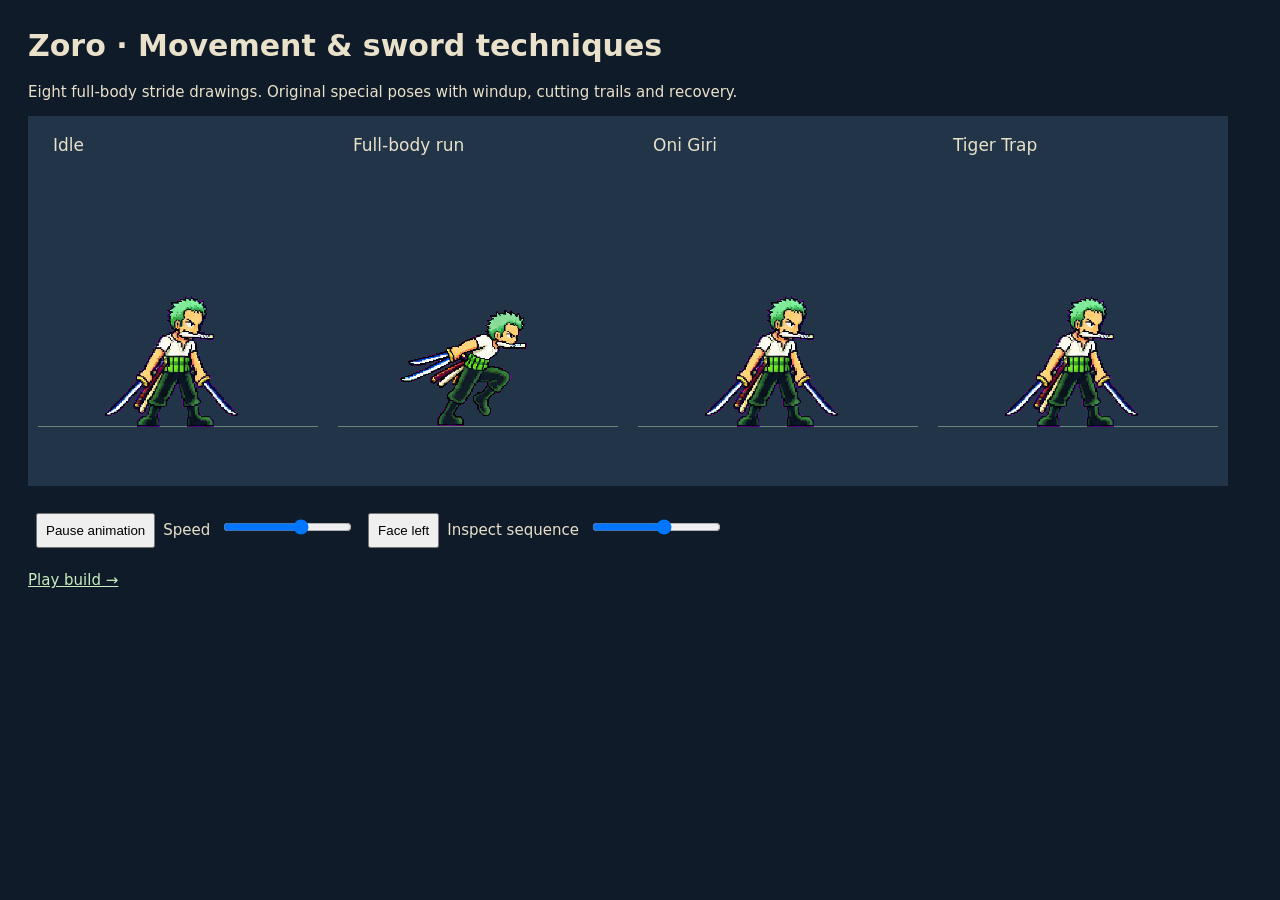
<file: play/zoro-motion-review.html>
<!doctype html><html lang="en"><meta charset="utf-8"><title>Zoro animation review</title><style>body{background:#101b29;color:#e9e1c9;font:15px system-ui;margin:28px}canvas{background:#213448;image-rendering:pixelated;max-width:100%}a{color:#c8edbe}button,input{margin:8px}label{display:inline-block}button{padding:8px}</style><h1>Zoro · Movement & sword techniques</h1><p>Eight full-body stride drawings. Original special poses with windup, cutting trails and recovery.</p><canvas width="1200" height="370"></canvas><p><button id="pause">Pause animation</button><label>Speed <input id="speed" type="range" min="0.2" max="1.5" value="1" step="0.1"></label><button id="flip">Face left</button><label>Inspect sequence <input id="seek" type="range" min="0" max="2.2" step="0.01" value="0"></label></p><p><a href="./?build=zoro-stride3">Play build →</a></p><script src="zoro-art.js?v=zoro-stride3"></script><script src="motion.js"></script><script>
const c=document.querySelector('canvas'),ctx=c.getContext('2d');let im,t=0,last=0,paused=false,facing=1;const players=Array.from({length:4},()=>({x:0,y:0,vx:0,vy:0,grounded:true,facing:1,motion:{phase:0}}));
Promise.all(['zoro-atlas.png','oni-giri.png','zoro-stride.png'].map(name=>new Promise((resolve,reject)=>{const i=new Image;i.onload=()=>resolve(i);i.onerror=reject;i.src='../assets/characters/zoro/'+name+'?v=zoro-stride3';}))).then(a=>{im=ZoroArt.prepare(...a);requestAnimationFrame(draw)});
function draw(now){let dt=Math.min(.04,(now-(last||now))/1000)*+document.querySelector('#speed').value;last=now;if(!paused)t+=dt;else dt=0;const phase=t%2.2;ctx.clearRect(0,0,c.width,c.height);ctx.imageSmoothingEnabled=false;
['Idle','Full-body run','Oni Giri','Tiger Trap'].forEach((name,i)=>{ctx.fillStyle='#e9e1c9';ctx.font='17px system-ui';ctx.fillText(name,i*300+25,35);ctx.fillStyle='#698578';ctx.fillRect(i*300+10,310,280,1);const p=players[i];p.facing=facing;p.vx=i===1?205:0;LuffyMotion.update(p,dt);if(i===1)p.motion.phase=t*205/110;p.special=i===2&&phase<.72?{kind:'onigiri',t:phase,dx:facing,dy:0}:i===3&&phase<1.1?{kind:'tigertrap',t:phase,dx:facing,dy:0}:null;
if(i===2&&phase>=.18&&phase<.52)p.x+=facing*780*dt;ZoroArt.update(p,dt);ctx.save();ctx.translate(i*300+150,310);ctx.scale(2,2);ZoroArt.draw(ctx,im,p,0,0,t);ctx.restore();});document.querySelector('#seek').value=phase;requestAnimationFrame(draw);}
document.querySelector('#pause').onclick=e=>{paused=!paused;e.target.textContent=paused?'Resume animation':'Pause animation';};document.querySelector('#flip').onclick=e=>{facing*=-1;e.target.textContent=facing===1?'Face left':'Face right';};document.querySelector('#seek').oninput=e=>{t=+e.target.value;paused=true;document.querySelector('#pause').textContent='Resume animation';};
</script></html>
</file>
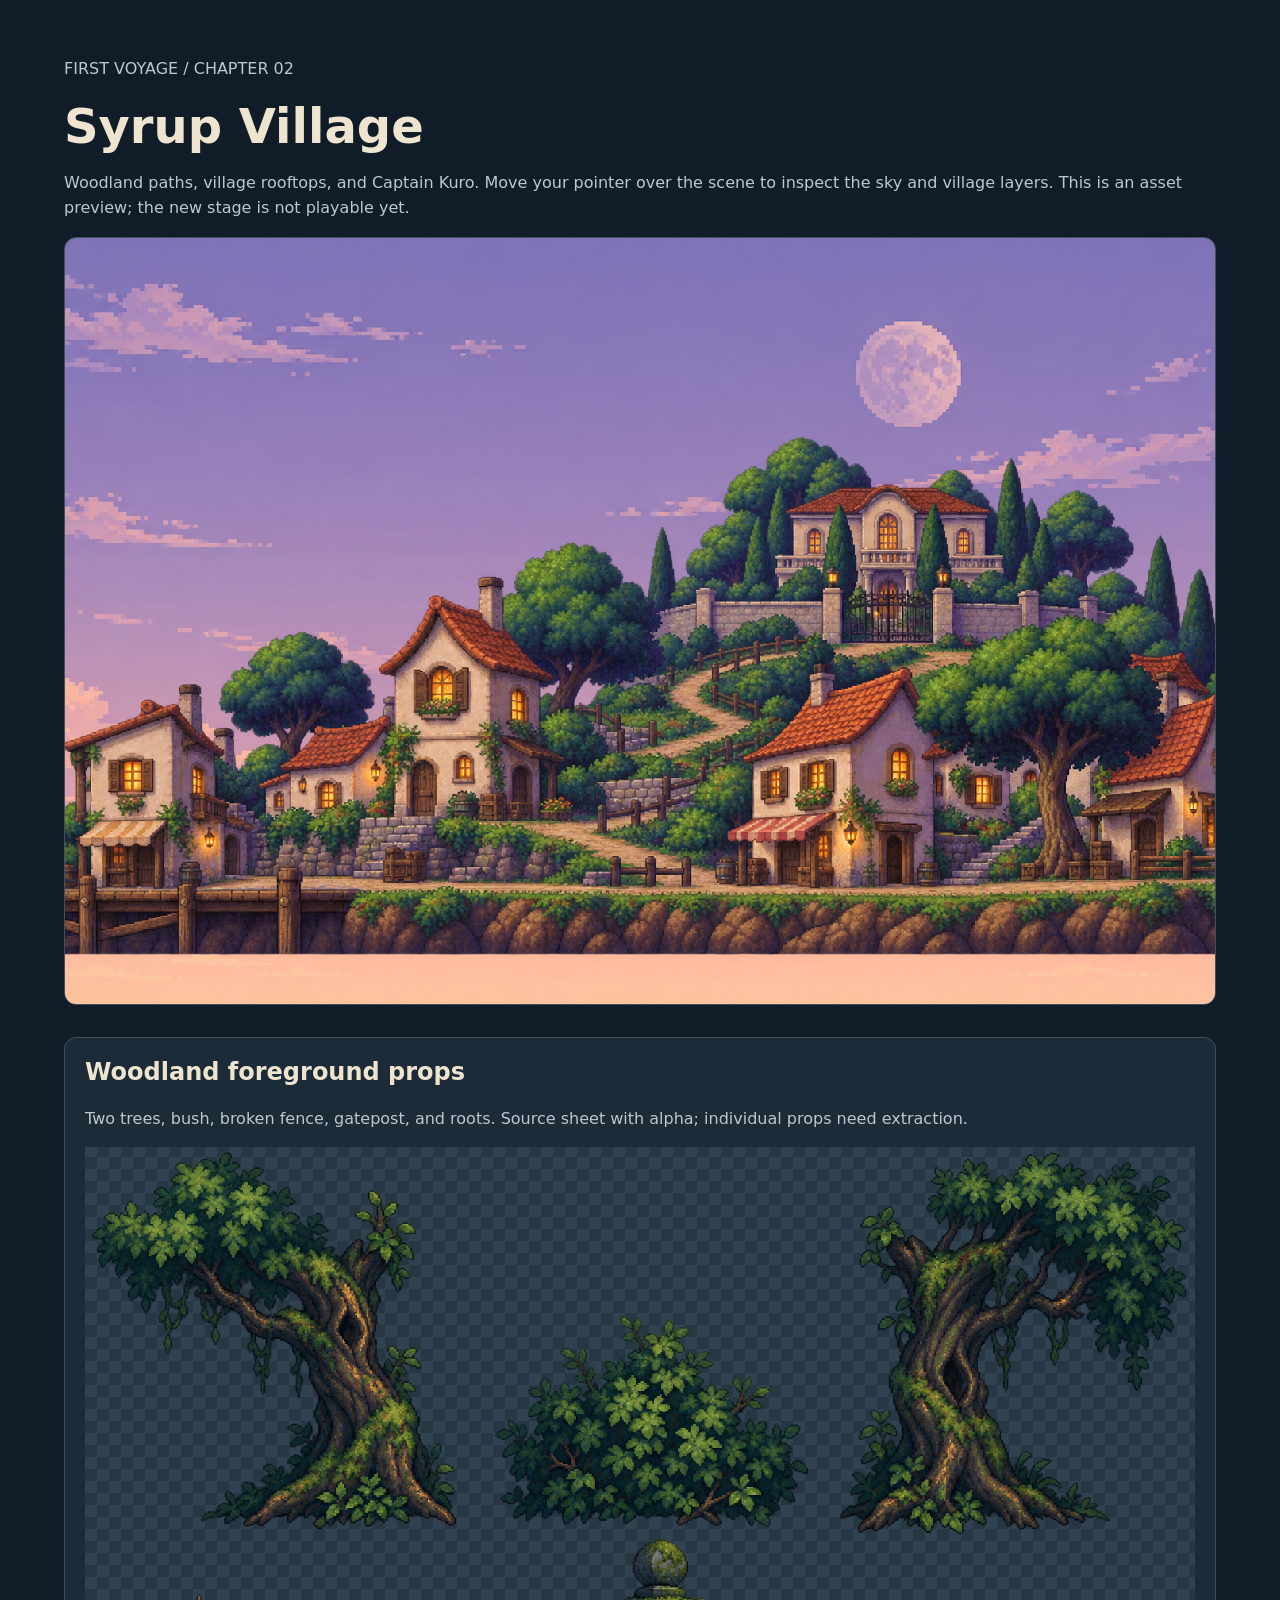
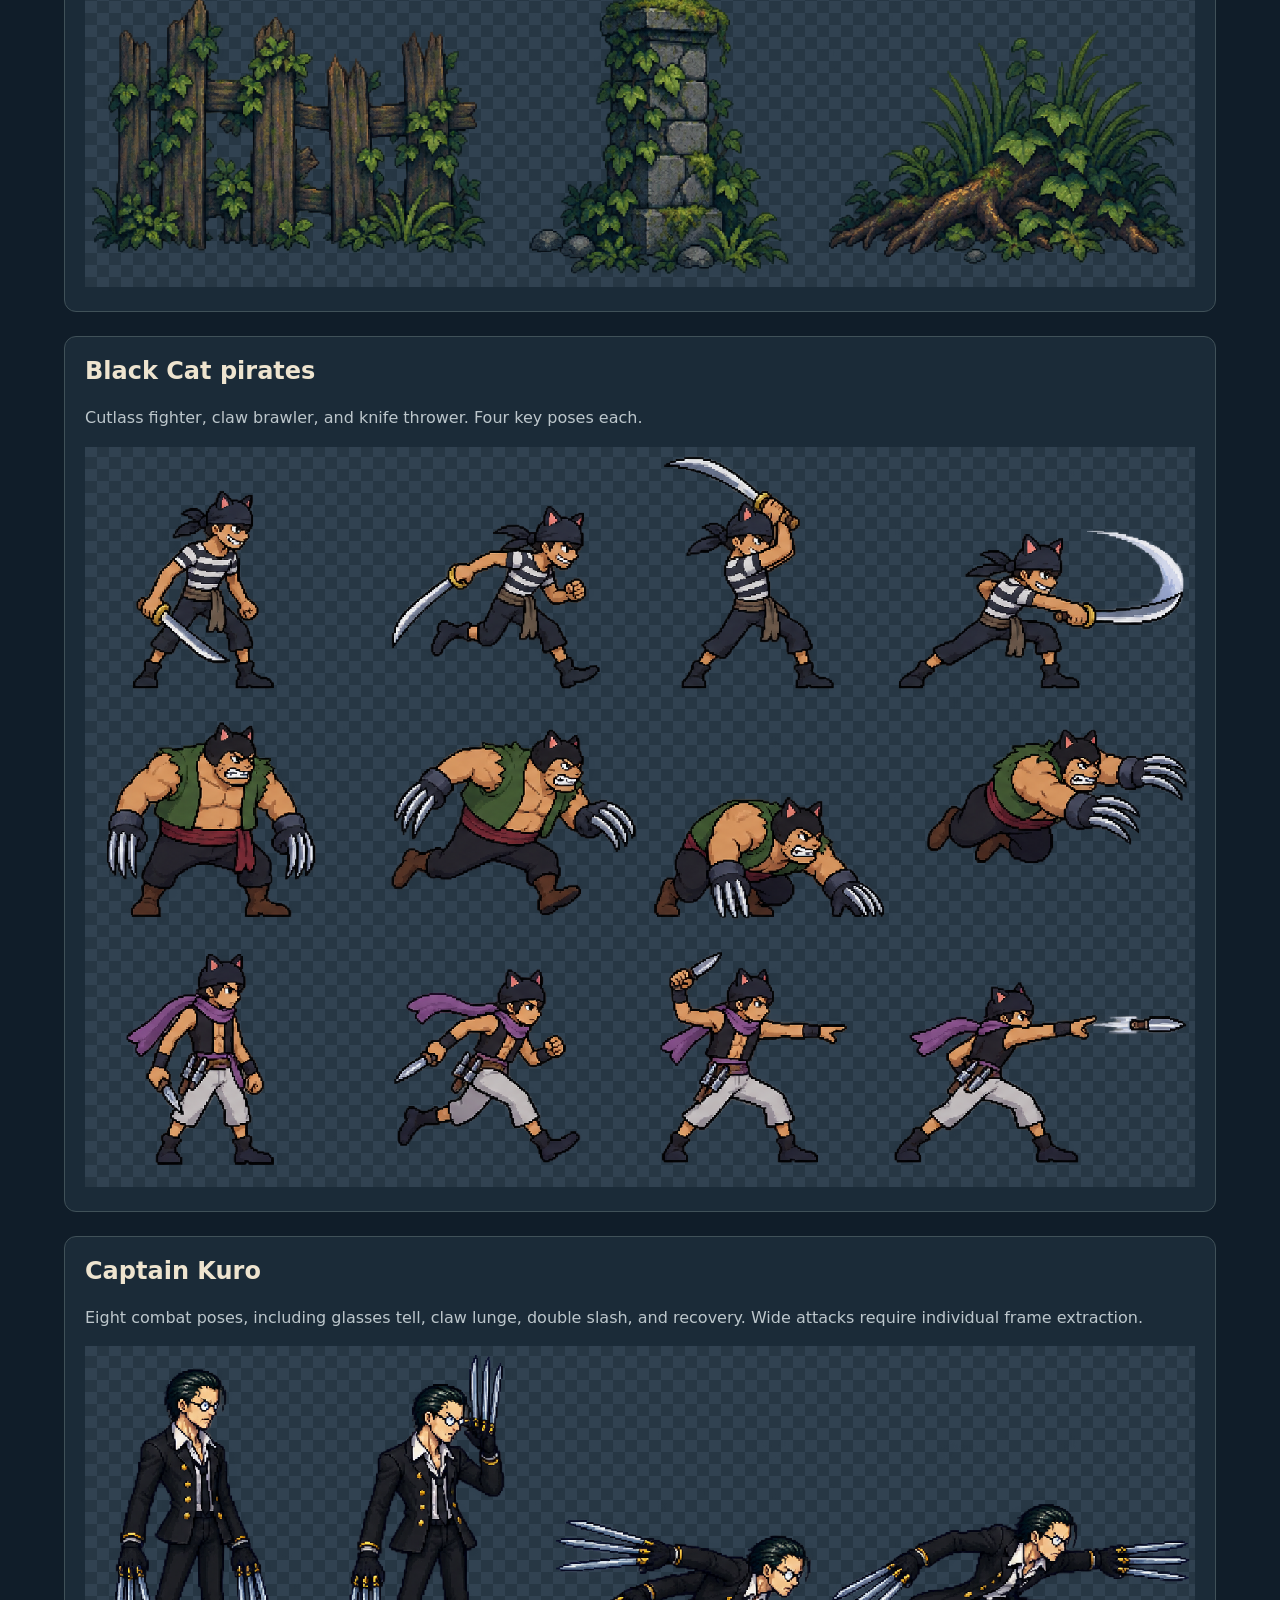
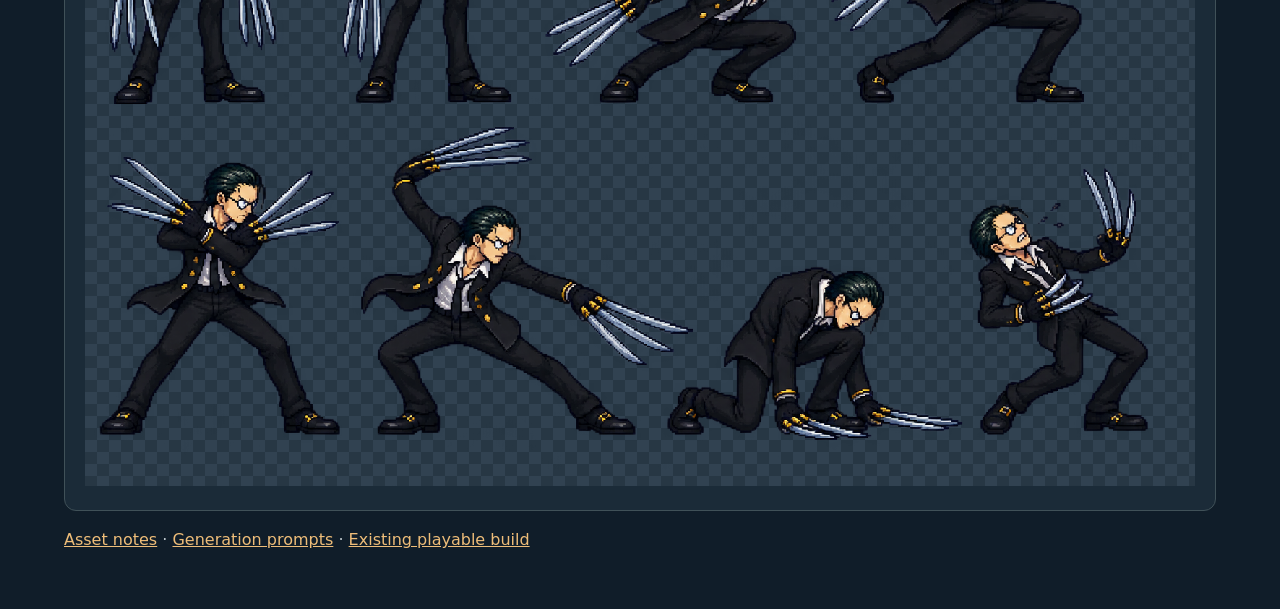
<file: assets/chapter-02/preview.html>
<!doctype html><html lang="en"><meta charset="utf-8"><meta name="viewport" content="width=device-width,initial-scale=1"><title>Syrup Village · Asset pack</title><style>*{box-sizing:border-box}body{margin:0;background:#101d29;color:#eee4cf;font:16px system-ui}main{max-width:1200px;margin:auto;padding:40px 24px}h1{font-size:48px;margin:8px 0}p{color:#bdc7cc;line-height:1.6}a{color:#eebd79}.scene{position:relative;aspect-ratio:3/2;overflow:hidden;border:1px solid #405158;border-radius:12px}.scene img{position:absolute;width:106%;height:106%;left:-3%;top:-3%;object-fit:cover;image-rendering:pixelated}.cards{display:grid;gap:24px;margin-top:32px}.card{background:#1b2b38;border:1px solid #405158;border-radius:12px;padding:20px}.card img{width:100%;image-rendering:pixelated;background:repeating-conic-gradient(#273744 0% 25%,#314251 0% 50%) 0/24px 24px}button{background:#e9bd7c;border:0;border-radius:6px;padding:10px;cursor:pointer}h2{margin-top:0}</style><main><p>FIRST VOYAGE / CHAPTER 02</p><h1>Syrup Village</h1><p>Woodland paths, village rooftops, and Captain Kuro. Move your pointer over the scene to inspect the sky and village layers. This is an asset preview; the new stage is not playable yet.</p><div class="scene"><img src="syrup-dusk-sky.png" alt="Lavender dusk sky"><img id="village" src="syrup-village-midground.png" alt="Syrup Village houses and mansion"></div><div class="cards"><article class="card"><h2>Woodland foreground props</h2><p>Two trees, bush, broken fence, gatepost, and roots. Source sheet with alpha; individual props need extraction.</p><img src="syrup-woodland-foreground.png" alt="Six woodland props"></article><article class="card"><h2>Black Cat pirates</h2><p>Cutlass fighter, claw brawler, and knife thrower. Four key poses each.</p><img src="black-cat-pirate-poses.png" alt="Twelve enemy key poses"></article><article class="card"><h2>Captain Kuro</h2><p>Eight combat poses, including glasses tell, claw lunge, double slash, and recovery. Wide attacks require individual frame extraction.</p><img src="kuro-attack-poses.png" alt="Eight Kuro combat key poses"></article></div><p><a href="README.md">Asset notes</a> · <a href="PROMPTS.md">Generation prompts</a> · <a href="../../play/">Existing playable build</a></p></main><script>const scene=document.querySelector('.scene'),v=document.querySelector('#village');scene.onpointermove=e=>{if(matchMedia('(prefers-reduced-motion: reduce)').matches)return;const b=scene.getBoundingClientRect();v.style.transform=`translateX(${((e.clientX-b.left)/b.width-.5)*-22}px)`};scene.onpointerleave=()=>v.style.transform='';</script></html>
</file>
<file: play/style.css>
:root{color-scheme:dark;font-family:Inter,ui-sans-serif,system-ui,sans-serif;background:#0c1421;color:#ede8dc}*{box-sizing:border-box}body{margin:0}main{max-width:1280px;margin:auto;padding:22px 28px}header{display:flex;align-items:center;justify-content:space-between;gap:24px;margin:4px 0 24px}.eyebrow{color:#edc276;font-size:10px;font-weight:750;letter-spacing:2.5px}h1{font-size:36px;letter-spacing:-1.7px;line-height:1;margin:10px 0}a{color:#edc276;text-decoration:none;font-size:12px}.game-shell{position:relative;border:1px solid #435369;background:#172236;box-shadow:0 18px 70px #0004}canvas{display:block;width:100%;aspect-ratio:16/9;image-rendering:pixelated;cursor:crosshair;outline:none}canvas:focus-visible{outline:2px solid #edc276}.overlay{position:absolute;inset:0;display:grid;place-items:center;background:#08121ebd;backdrop-filter:blur(4px)}[hidden]{display:none!important}.card{text-align:center;max-width:510px;padding:30px 36px;background:#111f30f2;border:1px solid #4a5360;border-radius:8px}.card h2{font-size:30px;letter-spacing:-1px;margin:14px 0}.card p{font-size:14px;color:#b1bfd0;line-height:1.6}.card button{margin:8px 4px}.card #start,.card #resume,.card #unpause,.card #leave-rest{background:#edc276;color:#1f2530;border-color:#edc276;font-weight:750}button{font:inherit;font-size:12px;cursor:pointer;padding:10px 15px;color:#e8e8df;background:#172336;border:1px solid #38465a;border-radius:5px}button:hover{border-color:#edc276}button:disabled{opacity:.4;cursor:wait}.underbar{display:flex;align-items:center;justify-content:space-between;gap:20px;padding:14px 0;border-bottom:1px solid #293749}.underbar>span{font-size:12px;color:#b7c7d8}.underbar>div{display:flex;gap:8px}.guide{display:grid;grid-template-columns:1.1fr 1fr;gap:34px;margin-top:18px}h3{font-size:13px;color:#e8d9b8;font-weight:600;margin:8px 0}.guide p{font-size:12px;line-height:2;color:#9eafc3;margin:8px 0}kbd{font-family:inherit;color:#e7e2d6;border:1px solid #405169;background:#1a283c;padding:2px 5px;border-radius:3px;font-size:11px}.guide span{padding:0 5px;color:#61758e}.footnote{color:#778aa2;font-size:11px;margin-top:16px}@media(max-width:750px){main{padding:12px}header{margin-bottom:16px}h1{font-size:28px}.guide{grid-template-columns:1fr;gap:8px}.card{padding:16px;max-width:90%}.card h2{font-size:22px}.underbar{align-items:start}.underbar>span{max-width:60%}header>a{max-width:100px}}

.game-info{font-size:12px;color:#d3bf96;min-height:20px;line-height:1.5;margin:12px 0 0}

.special-controls{display:flex;flex-wrap:wrap;align-items:center;gap:10px;margin-top:16px}.special-controls>span{font-size:12px;color:#d8bf8b;margin-right:auto}.special-controls button:disabled{cursor:default}

#rest-menu .card{max-height:90%;overflow:auto}#travel-list{display:flex;flex-direction:column;gap:6px;margin:16px 0;text-align:left}#travel-list button{display:flex;align-items:baseline;justify-content:space-between;gap:16px;width:100%;margin:0;font-size:13px;padding:11px 14px}.travel-note{font-size:11px;color:#8fa3ba;flex:none}#travel-list button:disabled{opacity:.75;cursor:default;border-color:#6b5a3c}#travel-list button:disabled .travel-note{color:#edc276}#rest-actions{display:flex;justify-content:center;flex-wrap:wrap;gap:8px}#rest-actions button{margin:8px 0 0}

/* Fullscreen: the shell carries the canvas and its overlays, so the rest of the page drops away.
   The canvas letterboxes to 16:9, and the drawn crosshair replaces the pointer while playing. */
.game-shell:fullscreen{width:100vw;height:100vh;display:grid;place-items:center;border:0;background:#05090f;box-shadow:none}
.game-shell:fullscreen canvas{width:min(100vw,calc(100vh*16/9));height:auto}
.game-shell.aiming,.game-shell.aiming canvas{cursor:none}

/* Access gate. Covers the page until the code is entered; body.locked stops the game behind it
   from being scrolled to or tabbed into. */
.sr{position:absolute;width:1px;height:1px;overflow:hidden;clip:rect(0 0 0 0);white-space:nowrap}
body.locked{overflow:hidden}
.gate{position:fixed;inset:0;z-index:50;display:grid;place-items:center;background:#080f1a;
 background-image:radial-gradient(circle at 50% 35%,#1b2f4d 0%,#080f1a 70%)}
.gate[hidden]{display:none!important}
.gate .card{text-align:center;max-width:360px;padding:34px 40px}
.gate h2{margin:10px 0 6px}
.gate p{color:#93a6bc}
#gate-dots{font:26px/1 ui-monospace,monospace;letter-spacing:14px;color:#edc276;margin:22px 0 6px;
 padding-left:14px;user-select:none}
#gate-pin{position:absolute;opacity:0;pointer-events:none;width:1px;height:1px}
#gate-msg{min-height:18px;font-size:12px;color:#e08a7a;margin:6px 0 0}
.gate.shake{animation:gate-shake .4s}
@keyframes gate-shake{0%,100%{transform:translateX(0)}20%{transform:translateX(-9px)}
 40%{transform:translateX(8px)}60%{transform:translateX(-5px)}80%{transform:translateX(3px)}}
@media(prefers-reduced-motion:reduce){.gate.shake{animation:none}}

/* First-clear ability pop-up. */
.card.unlock{max-width:470px;text-align:left}
.card.unlock h2{text-align:center;margin:10px 0 4px}
.card.unlock .eyebrow{text-align:center}
.unlock-key{text-align:center;margin:0 0 14px}
.unlock-key kbd{font-size:15px;padding:5px 11px}
.unlock-key span{color:#e0c187;font-size:12px;margin-left:8px}
.card.unlock ul{margin:0;padding-left:20px}
.card.unlock li{font-size:13px;line-height:1.75;color:#c2cfdd;margin:0 0 4px}
.card.unlock li b{color:#f2dcae;font-weight:600}
.unlock-level{margin:14px 0 0;padding-top:12px;border-top:1px solid #2b3b55;
 font-size:12px;color:#8fd6b4;text-align:center}
.card.unlock button{display:block;margin:18px auto 0;background:#edc276;color:#1f2530;
 border-color:#edc276;font-weight:750}
#travel-list[data-view="crew"] button{display:block;text-align:left}#travel-list[data-view="crew"] .travel-name{display:block;font-weight:700}#travel-list[data-view="crew"] .travel-note{display:block;white-space:normal;line-height:1.6;margin-top:5px}
</file>
<file: preview/style.css>
:root{color-scheme:dark;font-family:Inter,ui-sans-serif,system-ui,sans-serif;color:#ece8dc;background:#0c1421}*{box-sizing:border-box}body{margin:0}main{max-width:1180px;margin:auto;padding:36px 28px}header{display:flex;justify-content:space-between;align-items:center;gap:24px;margin:16px 0 42px}h1{font-size:clamp(30px,5vw,52px);line-height:1.08;margin:8px 0 14px;letter-spacing:-2px}h2{font-size:19px;font-weight:600;margin:0}p{color:#a9b6c7;line-height:1.65}a{color:#edc276;text-decoration:none}.eyebrow{color:#edc276;font-size:11px;letter-spacing:3px;font-weight:700}section{margin-bottom:34px;border-top:1px solid #293345;padding-top:24px}.section-head{display:flex;justify-content:space-between;align-items:center;gap:16px;margin-bottom:18px}.section-head span{color:#91a0b4;font-size:12px}.toolbar{display:flex;flex-wrap:wrap;align-items:end;gap:12px;margin:16px 0}.toolbar label,.controls label{display:flex;flex-direction:column;gap:7px;font-size:12px;color:#b7c3d2}select,button{font:inherit;color:#e8e8df;background:#172336;border:1px solid #38465a;border-radius:5px;padding:10px 14px;min-height:40px}button{cursor:pointer}button:hover{border-color:#edc276}button[aria-pressed=true]{background:#4b3b26}.toolbar .check{flex-direction:row;align-items:center;min-height:40px;padding:0 6px}input{accent-color:#edc276}#scene{width:100%;display:block;aspect-ratio:16/9;background:#101a2c;image-rendering:pixelated;border:1px solid #384354}.controls{display:grid;grid-template-columns:repeat(3,1fr);gap:28px;padding:20px 0}.controls output{float:right;color:#edc276}details{font-size:13px;color:#c3ccd8}summary{cursor:pointer;padding:8px 0}.layer-controls{display:flex;flex-wrap:wrap;gap:16px;padding:12px 0}.note{font-size:12px;max-width:850px}.pose-layout{display:grid;grid-template-columns:minmax(260px,480px) 1fr;gap:30px;align-items:center}#pose{width:100%;max-width:480px;image-rendering:pixelated;background:#111c2c}.gallery{display:grid;grid-template-columns:repeat(2,minmax(0,1fr));gap:20px}.gallery figure{margin:0;padding:16px;background:#121e2f;border-radius:6px}.gallery img{display:block;width:100%;height:auto;image-rendering:pixelated}.gallery figcaption{margin-top:12px;color:#b8c5d6;font-size:12px}footer{font-size:12px;color:#8798af;padding-bottom:20px}@media(max-width:650px){main{padding:20px 14px}header{display:block;margin-bottom:28px}.section-head{align-items:start;flex-direction:column;gap:8px}.controls{grid-template-columns:1fr;gap:14px}.pose-layout,.gallery{grid-template-columns:1fr}.toolbar{align-items:stretch}.toolbar label{flex:1 1 145px}button{min-height:44px}}
</file>
